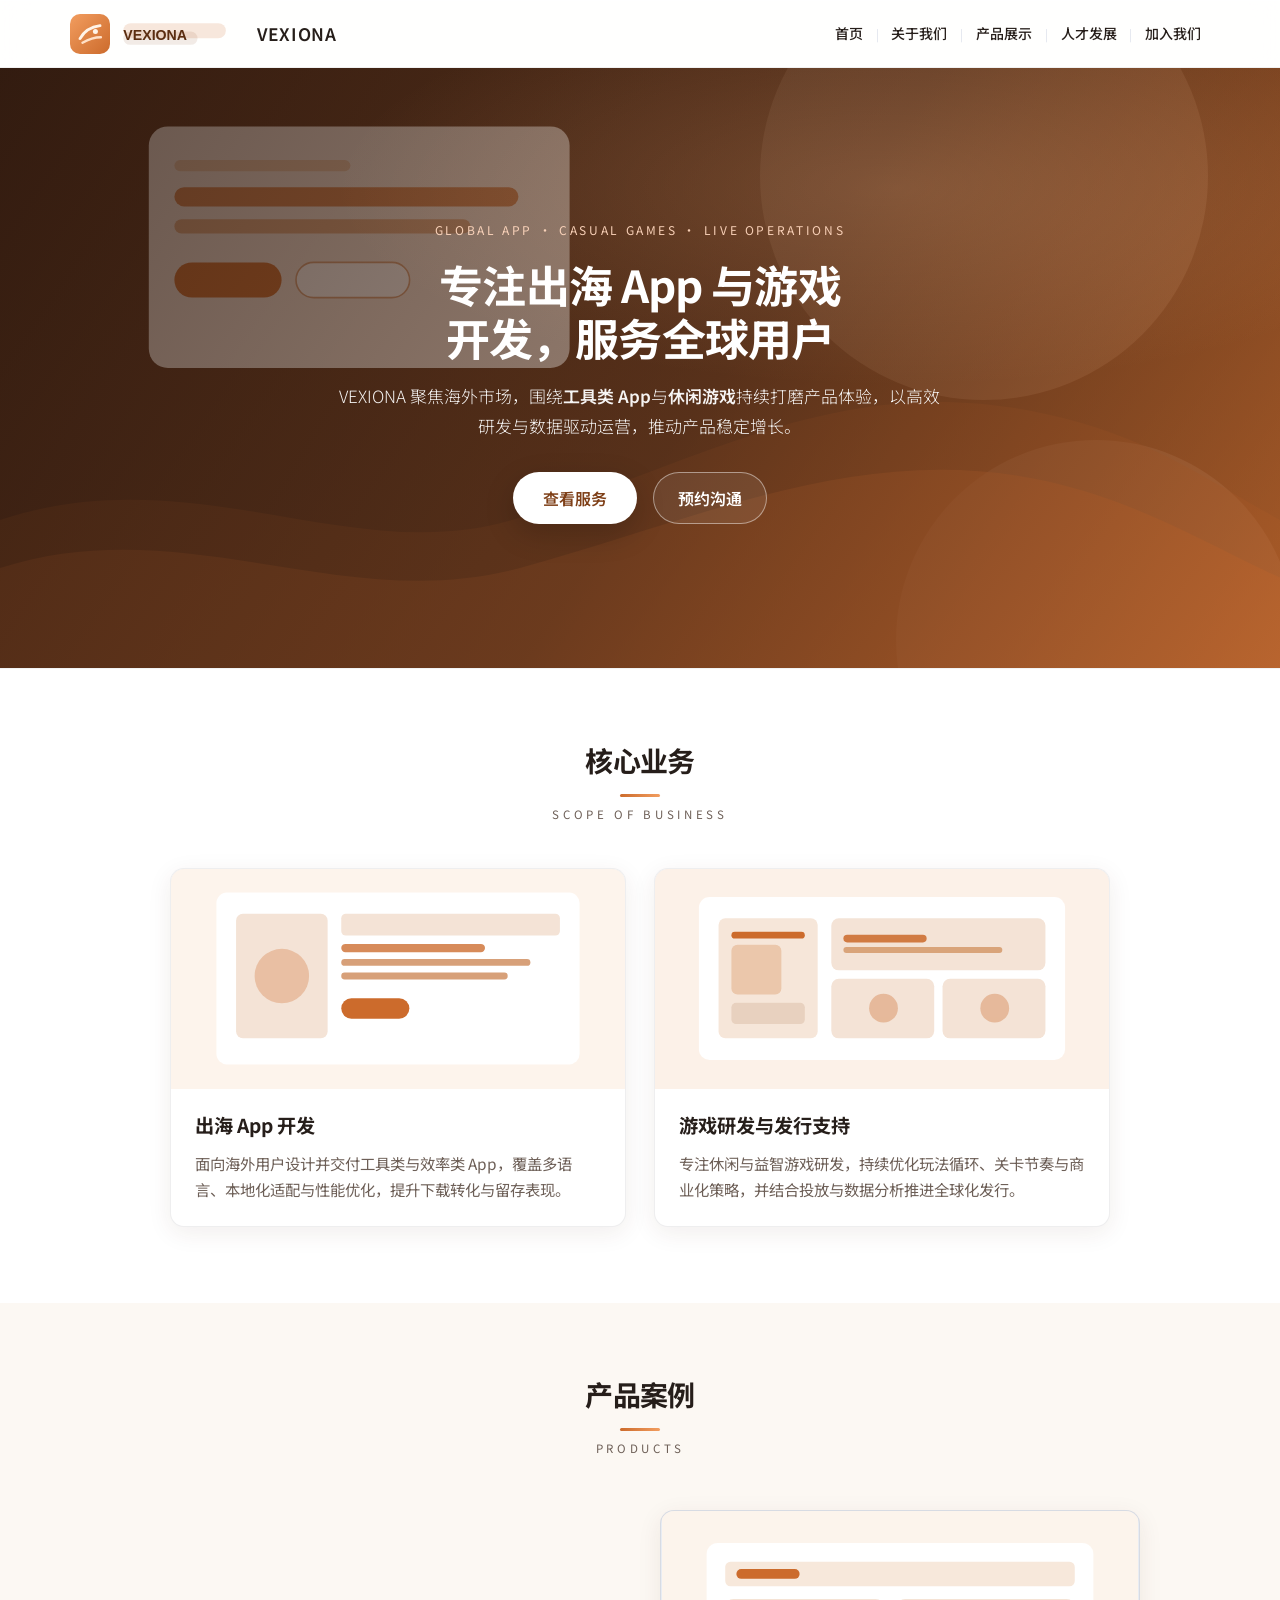
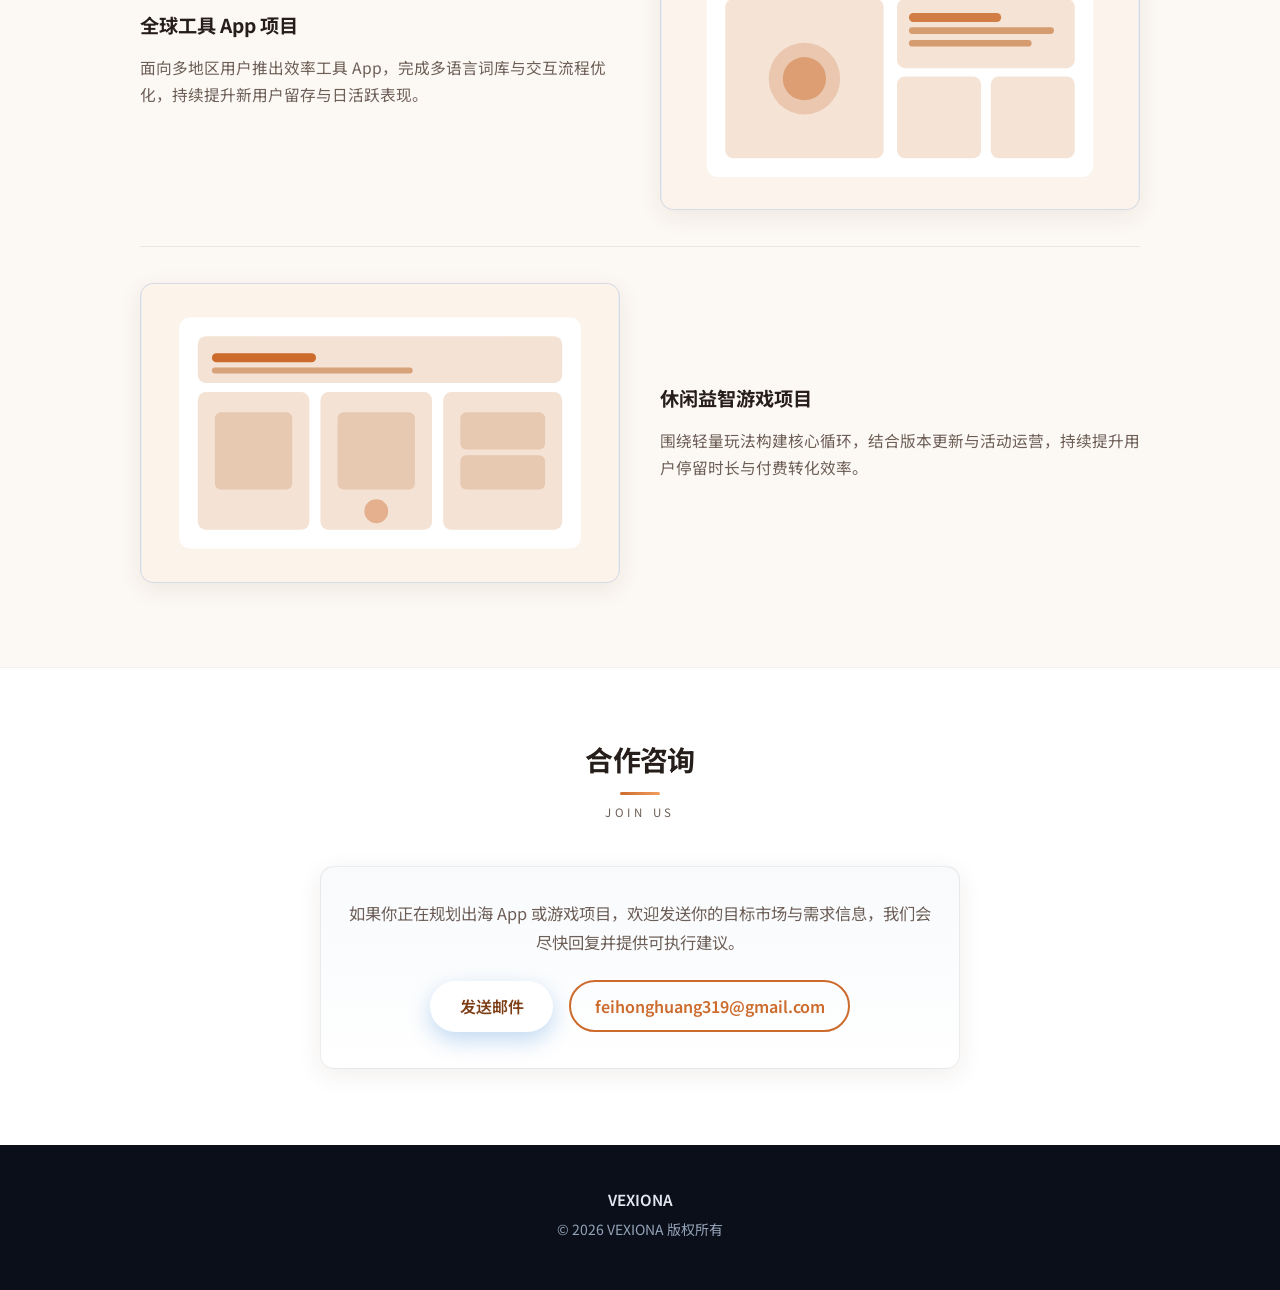
<file: index.html>
<!DOCTYPE html>
<html lang="zh-CN">
<head>
  <meta charset="UTF-8" />
  <meta name="viewport" content="width=device-width, initial-scale=1.0" />
  <meta name="google-site-verification" content="fR53XcD8koVDV3L7heost6tqWdC81dQf92Zpnrh7aRA" />
  <meta name="description" content="VEXIONA 是一家专注出海 App 与游戏开发的互联网公司，提供从产品设计到技术落地的一体化能力。" />
  <title>VEXIONA — 出海 App 与游戏开发</title>
  <link rel="preconnect" href="https://fonts.googleapis.com" />
  <link rel="preconnect" href="https://fonts.gstatic.com" crossorigin />
  <link href="https://fonts.googleapis.com/css2?family=Noto+Sans+SC:wght@300;400;500;600;700&display=swap" rel="stylesheet" />
  <link rel="stylesheet" href="styles.css" />
</head>
<body>
  <header class="site-header">
    <div class="container header-inner">
      <a href="index.html" class="logo" title="VEXIONA">
        <img src="images/logo.svg" alt="" class="logo-img" />
        <span class="logo-text">VEXIONA</span>
      </a>
      <button type="button" class="nav-toggle" aria-label="打开菜单" aria-expanded="false">
        <span></span><span></span><span></span>
      </button>
      <nav class="main-nav" aria-label="主导航">
        <a href="#top">首页</a>
        <span class="nav-sep">|</span>
        <a href="about.html">关于我们</a>
        <span class="nav-sep">|</span>
        <a href="#products">产品展示</a>
        <span class="nav-sep">|</span>
        <a href="careers.html">人才发展</a>
        <span class="nav-sep">|</span>
        <a href="#join">加入我们</a>
      </nav>
    </div>
  </header>

  <main id="top">
    <section class="hero">
      <div class="hero-bg" role="img" aria-label="首屏背景示意配图"></div>
      <div class="container hero-inner">
        <div class="hero-content">
          <p class="hero-tag">GLOBAL APP · CASUAL GAMES · LIVE OPERATIONS</p>
          <h1>专注出海 App 与游戏开发，服务全球用户</h1>
          <p class="hero-desc">VEXIONA 聚焦海外市场，围绕<strong>工具类 App</strong>与<strong>休闲游戏</strong>持续打磨产品体验，以高效研发与数据驱动运营，推动产品稳定增长。</p>
          <div class="hero-actions">
            <a href="#scope" class="btn-primary">查看服务</a>
            <a href="#join" class="btn-ghost">预约沟通</a>
          </div>
        </div>
      </div>
    </section>

    <section id="scope" class="section scope">
      <div class="container">
        <header class="section-head">
          <h2>核心业务</h2>
          <p class="section-en">SCOPE OF BUSINESS</p>
        </header>
        <div class="scope-grid scope-grid--two">
          <article class="scope-card">
            <div class="scope-card-visual">
              <img src="images/scope/scope-branding.svg" alt="出海 App 开发示意" width="640" height="360" loading="lazy" />
            </div>
            <h3>出海 App 开发</h3>
            <p>面向海外用户设计并交付工具类与效率类 App，覆盖多语言、本地化适配与性能优化，提升下载转化与留存表现。</p>
          </article>
          <article class="scope-card">
            <div class="scope-card-visual">
              <img src="images/scope/scope-content.svg" alt="休闲游戏开发示意" width="640" height="360" loading="lazy" />
            </div>
            <h3>游戏研发与发行支持</h3>
            <p>专注休闲与益智游戏研发，持续优化玩法循环、关卡节奏与商业化策略，并结合投放与数据分析推进全球化发行。</p>
          </article>
        </div>
      </div>
    </section>

    <section id="products" class="section section-products">
      <div class="container">
        <header class="section-head">
          <h2>产品案例</h2>
          <p class="section-en">PRODUCTS</p>
        </header>
        <div class="product-showcase-list">
          <article class="product-showcase-block">
            <div class="product-showcase-text">
              <h3>全球工具 App 项目</h3>
              <p>面向多地区用户推出效率工具 App，完成多语言词库与交互流程优化，持续提升新用户留存与日活跃表现。</p>
            </div>
            <div class="product-showcase-media">
              <img src="images/products/case-coffee.svg" alt="山栖咖啡官网改版案例示意" loading="lazy" decoding="async" />
            </div>
          </article>
          <article class="product-showcase-block product-showcase-block--reverse">
            <div class="product-showcase-text">
              <h3>休闲益智游戏项目</h3>
              <p>围绕轻量玩法构建核心循环，结合版本更新与活动运营，持续提升用户停留时长与付费转化效率。</p>
            </div>
            <div class="product-showcase-media">
              <img src="images/products/case-home.svg" alt="休闲益智游戏项目示意" loading="lazy" decoding="async" />
            </div>
          </article>
        </div>
      </div>
    </section>

    <section id="join" class="section section-join">
      <div class="container narrow">
        <header class="section-head">
          <h2>合作咨询</h2>
          <p class="section-en">JOIN US</p>
        </header>
        <div class="join-panel">
          <p class="join-lead">如果你正在规划出海 App 或游戏项目，欢迎发送你的目标市场与需求信息，我们会尽快回复并提供可执行建议。</p>
          <div class="join-actions">
            <a href="mailto:feihonghuang319@gmail.com" class="btn-primary">发送邮件</a>
            <a href="mailto:feihonghuang319@gmail.com" class="btn-outline">feihonghuang319@gmail.com</a>
          </div>
        </div>
      </div>
    </section>
  </main>

  <footer class="site-footer">
    <div class="container footer-inner">
      <p class="footer-brand">VEXIONA</p>
      <p class="copyright">© <span id="year"></span> VEXIONA 版权所有</p>
    </div>
  </footer>

  <script src="main.js"></script>
</body>
</html>
</file>
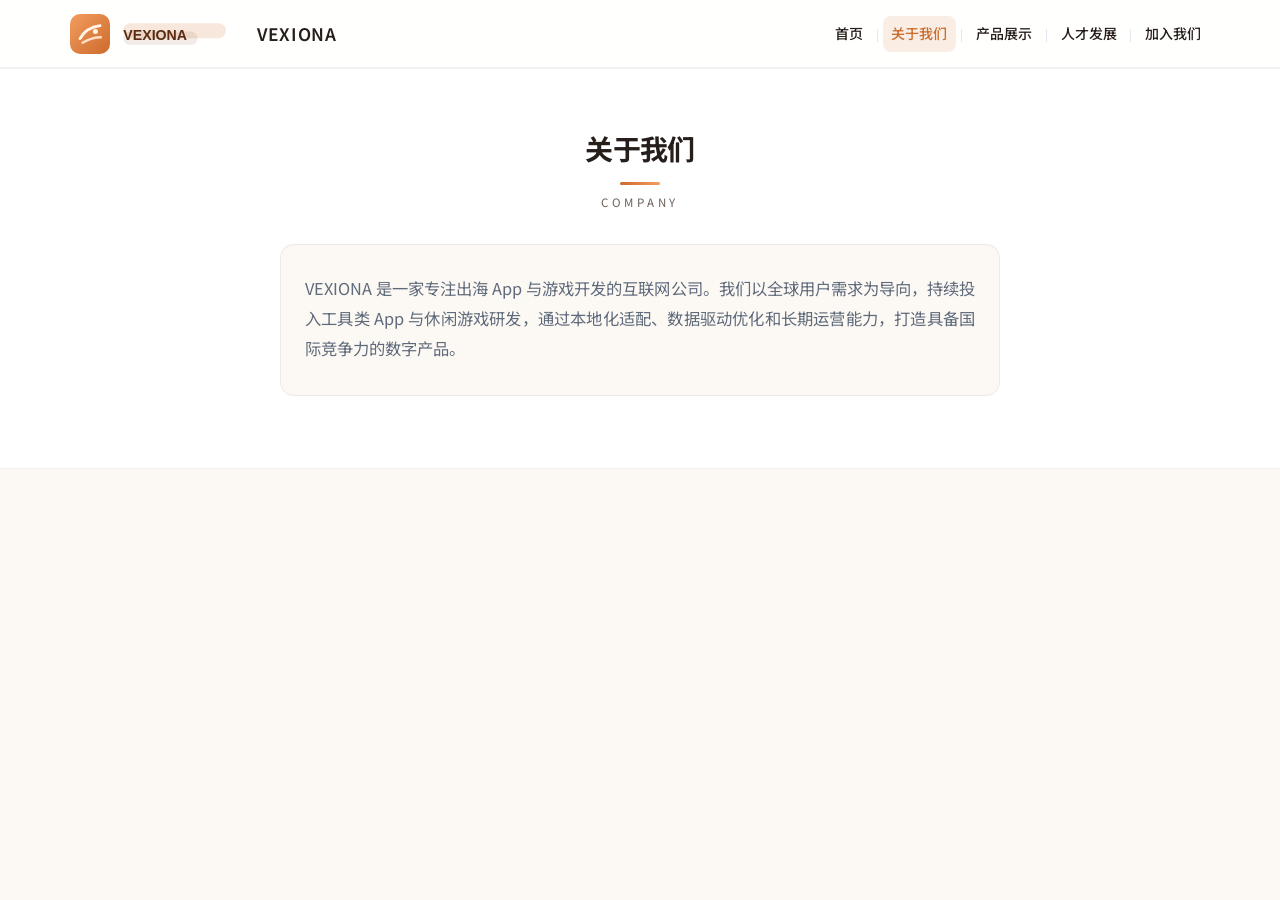
<file: about.html>
<!DOCTYPE html>
<html lang="zh-CN">
<head>
  <meta charset="UTF-8" />
  <meta name="viewport" content="width=device-width, initial-scale=1.0" />
  <meta name="description" content="VEXIONA 是一家专注出海 App 与游戏开发的互联网公司。" />
  <title>关于我们 — VEXIONA</title>
  <link rel="preconnect" href="https://fonts.googleapis.com" />
  <link rel="preconnect" href="https://fonts.gstatic.com" crossorigin />
  <link href="https://fonts.googleapis.com/css2?family=Noto+Sans+SC:wght@300;400;500;600;700&display=swap" rel="stylesheet" />
  <link rel="stylesheet" href="styles.css" />
</head>
<body class="about-page">
  <header class="site-header">
    <div class="container header-inner">
      <a href="index.html" class="logo" title="VEXIONA">
        <img src="images/logo.svg" alt="" class="logo-img" />
        <span class="logo-text">VEXIONA</span>
      </a>
      <button type="button" class="nav-toggle" aria-label="打开菜单" aria-expanded="false">
        <span></span><span></span><span></span>
      </button>
      <nav class="main-nav" aria-label="主导航">
        <a href="index.html">首页</a>
        <span class="nav-sep">|</span>
        <a href="about.html" aria-current="page">关于我们</a>
        <span class="nav-sep">|</span>
        <a href="index.html#products">产品展示</a>
        <span class="nav-sep">|</span>
        <a href="careers.html">人才发展</a>
        <span class="nav-sep">|</span>
        <a href="index.html#join">加入我们</a>
      </nav>
    </div>
  </header>

  <main class="page-main about-page-main" id="top">
    <section class="section about-page-panel">
      <div class="container about-page-container">
        <header class="section-head">
          <h1>关于我们</h1>
          <p class="section-en">COMPANY</p>
        </header>
        <div class="about-page-intro">
          <p>
            VEXIONA 是一家专注出海 App 与游戏开发的互联网公司。我们以全球用户需求为导向，持续投入工具类 App 与休闲游戏研发，通过本地化适配、数据驱动优化和长期运营能力，打造具备国际竞争力的数字产品。
          </p>
        </div>
      </div>
    </section>
  </main>

  <script src="main.js"></script>
</body>
</html>
</file>
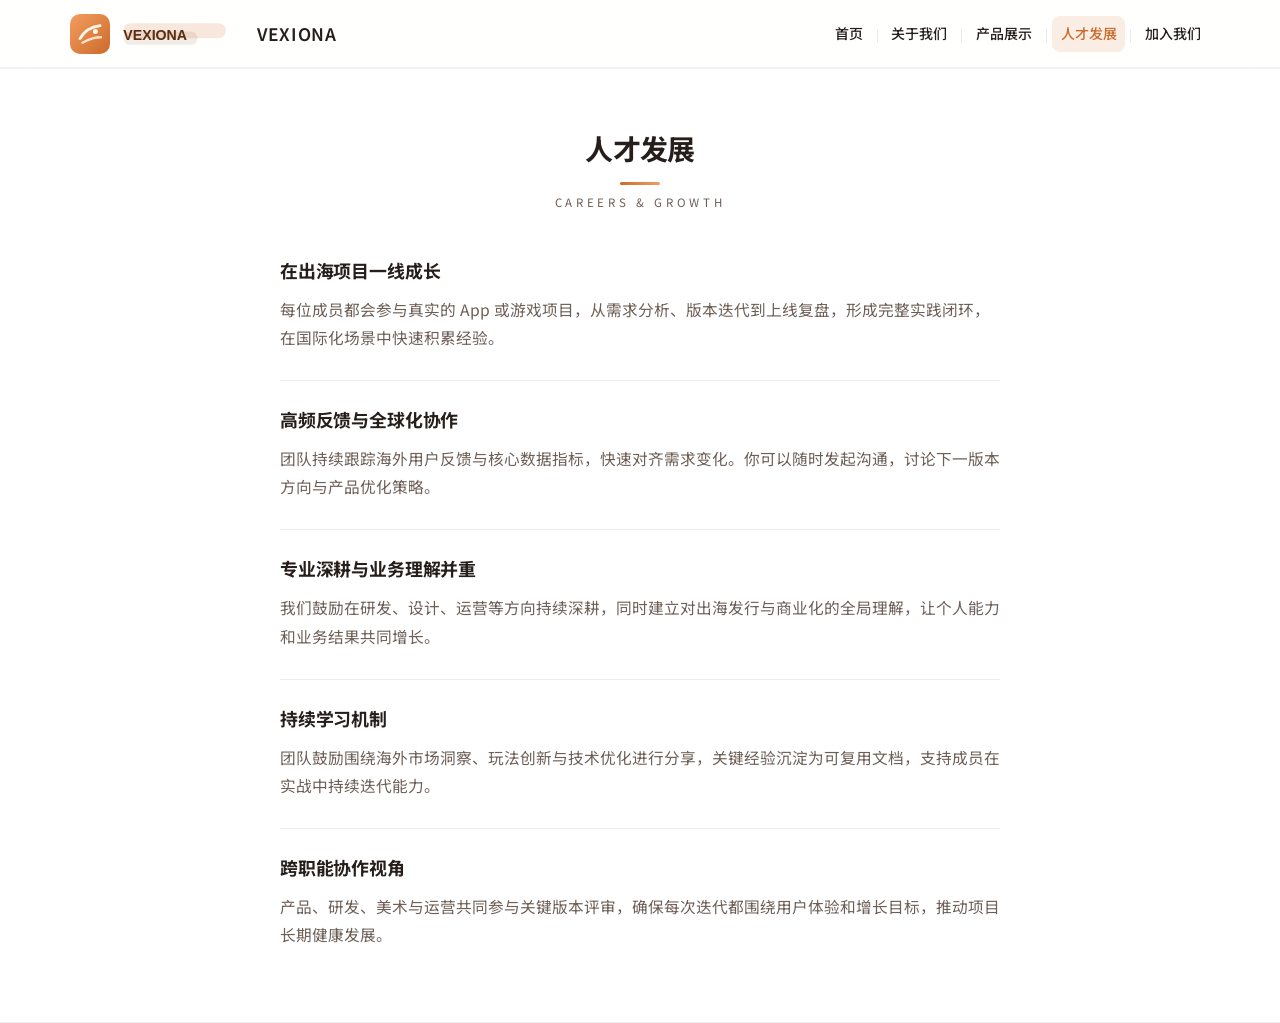
<file: careers.html>
<!DOCTYPE html>
<html lang="zh-CN">
<head>
  <meta charset="UTF-8" />
  <meta name="viewport" content="width=device-width, initial-scale=1.0" />
  <meta name="description" content="VEXIONA 的人才成长理念：在出海 App 与游戏项目中协作、复盘与持续提升。" />
  <title>人才发展 — VEXIONA</title>
  <link rel="preconnect" href="https://fonts.googleapis.com" />
  <link rel="preconnect" href="https://fonts.gstatic.com" crossorigin />
  <link href="https://fonts.googleapis.com/css2?family=Noto+Sans+SC:wght@300;400;500;600;700&display=swap" rel="stylesheet" />
  <link rel="stylesheet" href="styles.css" />
</head>
<body class="careers-page">
  <header class="site-header">
    <div class="container header-inner">
      <a href="index.html" class="logo" title="VEXIONA">
        <img src="images/logo.svg" alt="" class="logo-img" />
        <span class="logo-text">VEXIONA</span>
      </a>
      <button type="button" class="nav-toggle" aria-label="打开菜单" aria-expanded="false">
        <span></span><span></span><span></span>
      </button>
      <nav class="main-nav" aria-label="主导航">
        <a href="index.html">首页</a>
        <span class="nav-sep">|</span>
        <a href="about.html">关于我们</a>
        <span class="nav-sep">|</span>
        <a href="index.html#products">产品展示</a>
        <span class="nav-sep">|</span>
        <a href="careers.html" aria-current="page">人才发展</a>
        <span class="nav-sep">|</span>
        <a href="index.html#join">加入我们</a>
      </nav>
    </div>
  </header>

  <main class="page-main careers-page-main" id="top">
    <section class="section careers-page-panel">
      <div class="container careers-page-container">
        <header class="section-head">
          <h1>人才发展</h1>
          <p class="section-en">CAREERS &amp; GROWTH</p>
        </header>

        <article class="careers-prose">
          <section class="careers-prose-block">
            <h2>在出海项目一线成长</h2>
            <p>每位成员都会参与真实的 App 或游戏项目，从需求分析、版本迭代到上线复盘，形成完整实践闭环，在国际化场景中快速积累经验。</p>
          </section>

          <section class="careers-prose-block">
            <h2>高频反馈与全球化协作</h2>
            <p>团队持续跟踪海外用户反馈与核心数据指标，快速对齐需求变化。你可以随时发起沟通，讨论下一版本方向与产品优化策略。</p>
          </section>

          <section class="careers-prose-block">
            <h2>专业深耕与业务理解并重</h2>
            <p>我们鼓励在研发、设计、运营等方向持续深耕，同时建立对出海发行与商业化的全局理解，让个人能力和业务结果共同增长。</p>
          </section>

          <section class="careers-prose-block">
            <h2>持续学习机制</h2>
            <p>团队鼓励围绕海外市场洞察、玩法创新与技术优化进行分享，关键经验沉淀为可复用文档，支持成员在实战中持续迭代能力。</p>
          </section>

          <section class="careers-prose-block">
            <h2>跨职能协作视角</h2>
            <p>产品、研发、美术与运营共同参与关键版本评审，确保每次迭代都围绕用户体验和增长目标，推动项目长期健康发展。</p>
          </section>
        </article>
      </div>
    </section>
  </main>

  <script src="main.js"></script>
</body>
</html>
</file>
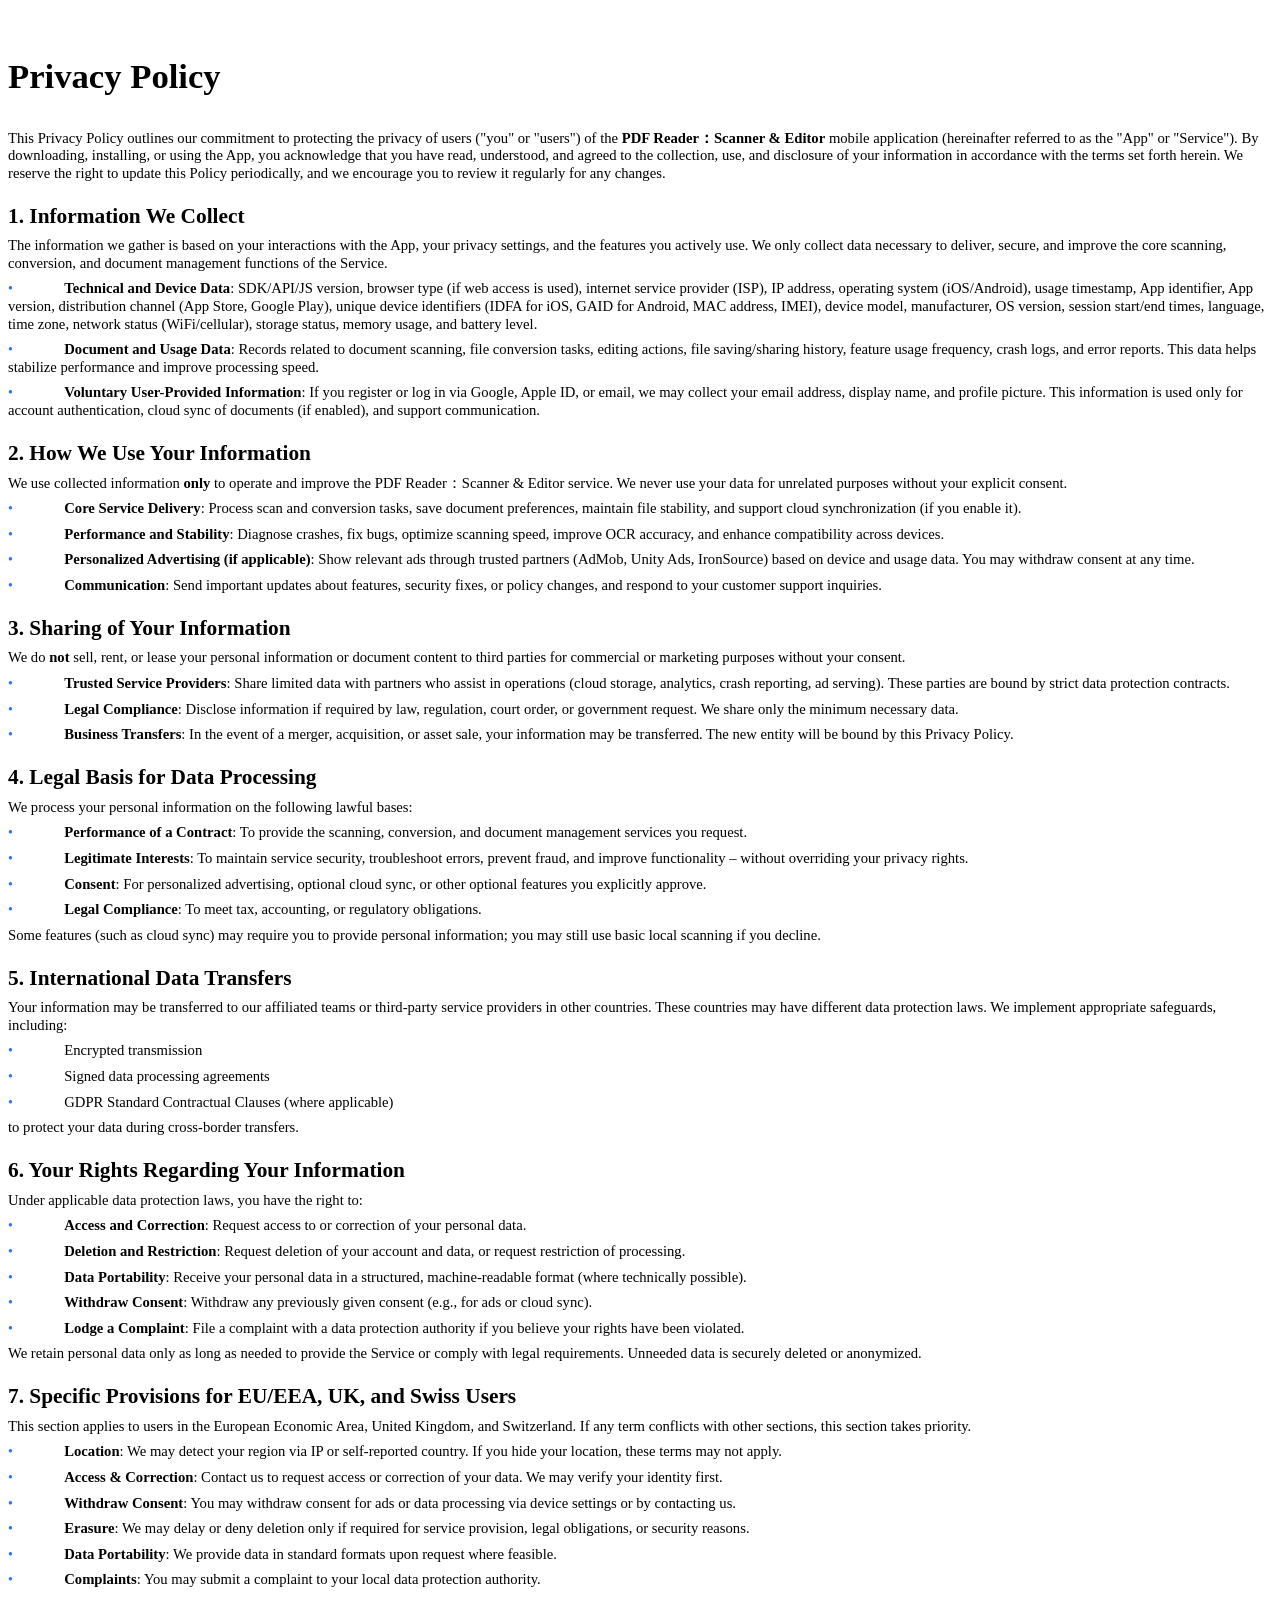
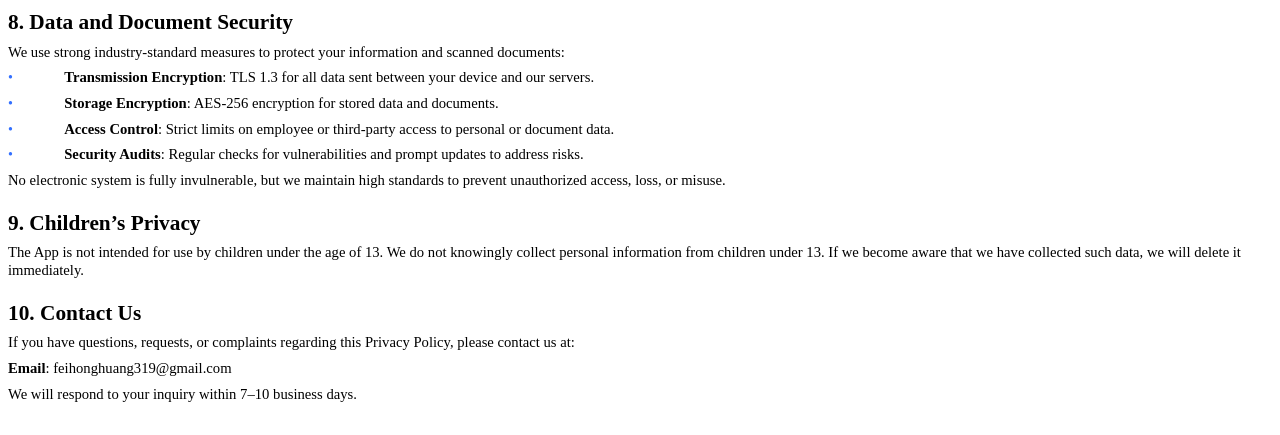
<file: PDF_Toolkit/privacy.html>
<html><head><meta http-equiv="Content-Type" content="text/html; charset=utf-8" /><meta http-equiv="Content-Style-Type" content="text/css" /><meta name="generator" content="Aspose.Words for .NET 17.1.0.0" /><title></title></head><body><div><div style="-aw-headerfooter-type:header-primary"><p style="margin-top:0pt; margin-bottom:0pt; text-align:justify; widows:0; orphans:0; font-size:10.5pt"><span style="font-family:Calibri">&#xa0;</span></p></div><p style="margin-top:24pt; margin-bottom:24pt; text-align:justify; line-height:120%; widows:0; orphans:0; font-size:26pt"><span style="font-family:'Segoe UI'; font-weight:bold">Privacy Policy</span></p><p style="margin-top:6pt; margin-bottom:6pt; line-height:120%; widows:0; orphans:0; font-size:11pt"><span style="font-family:'Segoe UI'">This Privacy Policy outlines our commitment to protecting the privacy of users ("you" or "users") of the </span><span style="font-family:'Segoe UI'; font-weight:bold">PDF Reader：Scanner & Editor</span><span style="font-family:'Segoe UI'"> mobile application (hereinafter referred to as the "App" or "Service"). By downloading, installing, or using the App, you acknowledge that you have read, understood, and agreed to the collection, use, and disclosure of your information in accordance with the terms set forth herein. We reserve the right to update this Policy periodically, and we encourage you to review it regularly for any changes.</span></p><p style="margin-top:16pt; margin-bottom:6pt; line-height:120%; widows:0; orphans:0; font-size:16pt"><a name="heading_0"><span style="font-family:'Segoe UI'; font-weight:bold">1. Information We Collect</span></a></p><p style="margin-top:6pt; margin-bottom:6pt; line-height:120%; widows:0; orphans:0; font-size:11pt"><span style="font-family:'Segoe UI'">The information we gather is based on your interactions with the App, your privacy settings, and the features you actively use. We only collect data necessary to deliver, secure, and improve the core scanning, conversion, and document management functions of the Service.</span></p><p style="margin-top:6pt; margin-bottom:6pt; line-height:120%; widows:0; orphans:0; font-size:11pt"><span style="font-family:'Segoe UI'; font-size:10.5pt; color:#3370ff">•</span><span style="font:7pt 'Times New Roman'">&#xa0;&#xa0;&#xa0;&#xa0;&#xa0;&#xa0;&#xa0;&#xa0;&#xa0;&#xa0;&#xa0;&#xa0;&#xa0;&#xa0;&#xa0;&#xa0;&#xa0;&#xa0;&#xa0;&#xa0;&#xa0; </span><span style="font-family:'Segoe UI'; font-weight:bold">Technical and Device Data</span><span style="font-family:'Segoe UI'">: SDK/API/JS version, browser type (if web access is used), internet service provider (ISP), IP address, operating system (iOS/Android), usage timestamp, App identifier, App version, distribution channel (App Store, Google Play), unique device identifiers (IDFA for iOS, GAID for Android, MAC address, IMEI), device model, manufacturer, OS version, session start/end times, language, time zone, network status (WiFi/cellular), storage status, memory usage, and battery level.</span></p><p style="margin-top:6pt; margin-bottom:6pt; line-height:120%; widows:0; orphans:0; font-size:11pt"><span style="font-family:'Segoe UI'; font-size:10.5pt; color:#3370ff">•</span><span style="font:7pt 'Times New Roman'">&#xa0;&#xa0;&#xa0;&#xa0;&#xa0;&#xa0;&#xa0;&#xa0;&#xa0;&#xa0;&#xa0;&#xa0;&#xa0;&#xa0;&#xa0;&#xa0;&#xa0;&#xa0;&#xa0;&#xa0;&#xa0; </span><span style="font-family:'Segoe UI'; font-weight:bold">Document and Usage Data</span><span style="font-family:'Segoe UI'">: Records related to document scanning, file conversion tasks, editing actions, file saving/sharing history, feature usage frequency, crash logs, and error reports. This data helps stabilize performance and improve processing speed.</span></p><p style="margin-top:6pt; margin-bottom:6pt; line-height:120%; widows:0; orphans:0; font-size:11pt"><span style="font-family:'Segoe UI'; font-size:10.5pt; color:#3370ff">•</span><span style="font:7pt 'Times New Roman'">&#xa0;&#xa0;&#xa0;&#xa0;&#xa0;&#xa0;&#xa0;&#xa0;&#xa0;&#xa0;&#xa0;&#xa0;&#xa0;&#xa0;&#xa0;&#xa0;&#xa0;&#xa0;&#xa0;&#xa0;&#xa0; </span><span style="font-family:'Segoe UI'; font-weight:bold">Voluntary User-Provided Information</span><span style="font-family:'Segoe UI'">: If you register or log in via Google, Apple ID, or email, we may collect your email address, display name, and profile picture. This information is used only for account authentication, cloud sync of documents (if enabled), and support communication.</span></p><p style="margin-top:16pt; margin-bottom:6pt; line-height:120%; widows:0; orphans:0; font-size:16pt"><a name="heading_1"><span style="font-family:'Segoe UI'; font-weight:bold">2. How We Use Your Information</span></a></p><p style="margin-top:6pt; margin-bottom:6pt; line-height:120%; widows:0; orphans:0; font-size:11pt"><span style="font-family:'Segoe UI'">We use collected information </span><span style="font-family:'Segoe UI'; font-weight:bold">only</span><span style="font-family:'Segoe UI'"> to operate and improve the PDF Reader：Scanner & Editor service. We never use your data for unrelated purposes without your explicit consent.</span></p><p style="margin-top:6pt; margin-bottom:6pt; line-height:120%; widows:0; orphans:0; font-size:11pt"><span style="font-family:'Segoe UI'; font-size:10.5pt; color:#3370ff">•</span><span style="font:7pt 'Times New Roman'">&#xa0;&#xa0;&#xa0;&#xa0;&#xa0;&#xa0;&#xa0;&#xa0;&#xa0;&#xa0;&#xa0;&#xa0;&#xa0;&#xa0;&#xa0;&#xa0;&#xa0;&#xa0;&#xa0;&#xa0;&#xa0; </span><span style="font-family:'Segoe UI'; font-weight:bold">Core Service Delivery</span><span style="font-family:'Segoe UI'">: Process scan and conversion tasks, save document preferences, maintain file stability, and support cloud synchronization (if you enable it).</span></p><p style="margin-top:6pt; margin-bottom:6pt; line-height:120%; widows:0; orphans:0; font-size:11pt"><span style="font-family:'Segoe UI'; font-size:10.5pt; color:#3370ff">•</span><span style="font:7pt 'Times New Roman'">&#xa0;&#xa0;&#xa0;&#xa0;&#xa0;&#xa0;&#xa0;&#xa0;&#xa0;&#xa0;&#xa0;&#xa0;&#xa0;&#xa0;&#xa0;&#xa0;&#xa0;&#xa0;&#xa0;&#xa0;&#xa0; </span><span style="font-family:'Segoe UI'; font-weight:bold">Performance and Stability</span><span style="font-family:'Segoe UI'">: Diagnose crashes, fix bugs, optimize scanning speed, improve OCR accuracy, and enhance compatibility across devices.</span></p><p style="margin-top:6pt; margin-bottom:6pt; line-height:120%; widows:0; orphans:0; font-size:11pt"><span style="font-family:'Segoe UI'; font-size:10.5pt; color:#3370ff">•</span><span style="font:7pt 'Times New Roman'">&#xa0;&#xa0;&#xa0;&#xa0;&#xa0;&#xa0;&#xa0;&#xa0;&#xa0;&#xa0;&#xa0;&#xa0;&#xa0;&#xa0;&#xa0;&#xa0;&#xa0;&#xa0;&#xa0;&#xa0;&#xa0; </span><span style="font-family:'Segoe UI'; font-weight:bold">Personalized Advertising (if applicable)</span><span style="font-family:'Segoe UI'">: Show relevant ads through trusted partners (AdMob, Unity Ads, IronSource) based on device and usage data. You may withdraw consent at any time.</span></p><p style="margin-top:6pt; margin-bottom:6pt; line-height:120%; widows:0; orphans:0; font-size:11pt"><span style="font-family:'Segoe UI'; font-size:10.5pt; color:#3370ff">•</span><span style="font:7pt 'Times New Roman'">&#xa0;&#xa0;&#xa0;&#xa0;&#xa0;&#xa0;&#xa0;&#xa0;&#xa0;&#xa0;&#xa0;&#xa0;&#xa0;&#xa0;&#xa0;&#xa0;&#xa0;&#xa0;&#xa0;&#xa0;&#xa0; </span><span style="font-family:'Segoe UI'; font-weight:bold">Communication</span><span style="font-family:'Segoe UI'">: Send important updates about features, security fixes, or policy changes, and respond to your customer support inquiries.</span></p><p style="margin-top:16pt; margin-bottom:6pt; line-height:120%; widows:0; orphans:0; font-size:16pt"><a name="heading_2"><span style="font-family:'Segoe UI'; font-weight:bold">3. Sharing of Your Information</span></a></p><p style="margin-top:6pt; margin-bottom:6pt; line-height:120%; widows:0; orphans:0; font-size:11pt"><span style="font-family:'Segoe UI'">We do </span><span style="font-family:'Segoe UI'; font-weight:bold">not</span><span style="font-family:'Segoe UI'"> sell, rent, or lease your personal information or document content to third parties for commercial or marketing purposes without your consent.</span></p><p style="margin-top:6pt; margin-bottom:6pt; line-height:120%; widows:0; orphans:0; font-size:11pt"><span style="font-family:'Segoe UI'; font-size:10.5pt; color:#3370ff">•</span><span style="font:7pt 'Times New Roman'">&#xa0;&#xa0;&#xa0;&#xa0;&#xa0;&#xa0;&#xa0;&#xa0;&#xa0;&#xa0;&#xa0;&#xa0;&#xa0;&#xa0;&#xa0;&#xa0;&#xa0;&#xa0;&#xa0;&#xa0;&#xa0; </span><span style="font-family:'Segoe UI'; font-weight:bold">Trusted Service Providers</span><span style="font-family:'Segoe UI'">: Share limited data with partners who assist in operations (cloud storage, analytics, crash reporting, ad serving). These parties are bound by strict data protection contracts.</span></p><p style="margin-top:6pt; margin-bottom:6pt; line-height:120%; widows:0; orphans:0; font-size:11pt"><span style="font-family:'Segoe UI'; font-size:10.5pt; color:#3370ff">•</span><span style="font:7pt 'Times New Roman'">&#xa0;&#xa0;&#xa0;&#xa0;&#xa0;&#xa0;&#xa0;&#xa0;&#xa0;&#xa0;&#xa0;&#xa0;&#xa0;&#xa0;&#xa0;&#xa0;&#xa0;&#xa0;&#xa0;&#xa0;&#xa0; </span><span style="font-family:'Segoe UI'; font-weight:bold">Legal Compliance</span><span style="font-family:'Segoe UI'">: Disclose information if required by law, regulation, court order, or government request. We share only the minimum necessary data.</span></p><p style="margin-top:6pt; margin-bottom:6pt; line-height:120%; widows:0; orphans:0; font-size:11pt"><span style="font-family:'Segoe UI'; font-size:10.5pt; color:#3370ff">•</span><span style="font:7pt 'Times New Roman'">&#xa0;&#xa0;&#xa0;&#xa0;&#xa0;&#xa0;&#xa0;&#xa0;&#xa0;&#xa0;&#xa0;&#xa0;&#xa0;&#xa0;&#xa0;&#xa0;&#xa0;&#xa0;&#xa0;&#xa0;&#xa0; </span><span style="font-family:'Segoe UI'; font-weight:bold">Business Transfers</span><span style="font-family:'Segoe UI'">: In the event of a merger, acquisition, or asset sale, your information may be transferred. The new entity will be bound by this Privacy Policy.</span></p><p style="margin-top:16pt; margin-bottom:6pt; line-height:120%; widows:0; orphans:0; font-size:16pt"><a name="heading_3"><span style="font-family:'Segoe UI'; font-weight:bold">4. Legal Basis for Data Processing</span></a></p><p style="margin-top:6pt; margin-bottom:6pt; line-height:120%; widows:0; orphans:0; font-size:11pt"><span style="font-family:'Segoe UI'">We process your personal information on the following lawful bases:</span></p><p style="margin-top:6pt; margin-bottom:6pt; line-height:120%; widows:0; orphans:0; font-size:11pt"><span style="font-family:'Segoe UI'; font-size:10.5pt; color:#3370ff">•</span><span style="font:7pt 'Times New Roman'">&#xa0;&#xa0;&#xa0;&#xa0;&#xa0;&#xa0;&#xa0;&#xa0;&#xa0;&#xa0;&#xa0;&#xa0;&#xa0;&#xa0;&#xa0;&#xa0;&#xa0;&#xa0;&#xa0;&#xa0;&#xa0; </span><span style="font-family:'Segoe UI'; font-weight:bold">Performance of a Contract</span><span style="font-family:'Segoe UI'">: To provide the scanning, conversion, and document management services you request.</span></p><p style="margin-top:6pt; margin-bottom:6pt; line-height:120%; widows:0; orphans:0; font-size:11pt"><span style="font-family:'Segoe UI'; font-size:10.5pt; color:#3370ff">•</span><span style="font:7pt 'Times New Roman'">&#xa0;&#xa0;&#xa0;&#xa0;&#xa0;&#xa0;&#xa0;&#xa0;&#xa0;&#xa0;&#xa0;&#xa0;&#xa0;&#xa0;&#xa0;&#xa0;&#xa0;&#xa0;&#xa0;&#xa0;&#xa0; </span><span style="font-family:'Segoe UI'; font-weight:bold">Legitimate Interests</span><span style="font-family:'Segoe UI'">: To maintain service security, troubleshoot errors, prevent fraud, and improve functionality – without overriding your privacy rights.</span></p><p style="margin-top:6pt; margin-bottom:6pt; line-height:120%; widows:0; orphans:0; font-size:11pt"><span style="font-family:'Segoe UI'; font-size:10.5pt; color:#3370ff">•</span><span style="font:7pt 'Times New Roman'">&#xa0;&#xa0;&#xa0;&#xa0;&#xa0;&#xa0;&#xa0;&#xa0;&#xa0;&#xa0;&#xa0;&#xa0;&#xa0;&#xa0;&#xa0;&#xa0;&#xa0;&#xa0;&#xa0;&#xa0;&#xa0; </span><span style="font-family:'Segoe UI'; font-weight:bold">Consent</span><span style="font-family:'Segoe UI'">: For personalized advertising, optional cloud sync, or other optional features you explicitly approve.</span></p><p style="margin-top:6pt; margin-bottom:6pt; line-height:120%; widows:0; orphans:0; font-size:11pt"><span style="font-family:'Segoe UI'; font-size:10.5pt; color:#3370ff">•</span><span style="font:7pt 'Times New Roman'">&#xa0;&#xa0;&#xa0;&#xa0;&#xa0;&#xa0;&#xa0;&#xa0;&#xa0;&#xa0;&#xa0;&#xa0;&#xa0;&#xa0;&#xa0;&#xa0;&#xa0;&#xa0;&#xa0;&#xa0;&#xa0; </span><span style="font-family:'Segoe UI'; font-weight:bold">Legal Compliance</span><span style="font-family:'Segoe UI'">: To meet tax, accounting, or regulatory obligations.</span></p><p style="margin-top:6pt; margin-bottom:6pt; line-height:120%; widows:0; orphans:0; font-size:11pt"><span style="font-family:'Segoe UI'">Some features (such as cloud sync) may require you to provide personal information; you may still use basic local scanning if you decline.</span></p><p style="margin-top:16pt; margin-bottom:6pt; line-height:120%; widows:0; orphans:0; font-size:16pt"><a name="heading_4"><span style="font-family:'Segoe UI'; font-weight:bold">5. International Data Transfers</span></a></p><p style="margin-top:6pt; margin-bottom:6pt; line-height:120%; widows:0; orphans:0; font-size:11pt"><span style="font-family:'Segoe UI'">Your information may be transferred to our affiliated teams or third-party service providers in other countries. These countries may have different data protection laws. We implement appropriate safeguards, including:</span></p><p style="margin-top:6pt; margin-bottom:6pt; line-height:120%; widows:0; orphans:0; font-size:11pt"><span style="font-family:'Segoe UI'; font-size:10.5pt; color:#3370ff">•</span><span style="font:7pt 'Times New Roman'">&#xa0;&#xa0;&#xa0;&#xa0;&#xa0;&#xa0;&#xa0;&#xa0;&#xa0;&#xa0;&#xa0;&#xa0;&#xa0;&#xa0;&#xa0;&#xa0;&#xa0;&#xa0;&#xa0;&#xa0;&#xa0; </span><span style="font-family:'Segoe UI'">Encrypted transmission</span></p><p style="margin-top:6pt; margin-bottom:6pt; line-height:120%; widows:0; orphans:0; font-size:11pt"><span style="font-family:'Segoe UI'; font-size:10.5pt; color:#3370ff">•</span><span style="font:7pt 'Times New Roman'">&#xa0;&#xa0;&#xa0;&#xa0;&#xa0;&#xa0;&#xa0;&#xa0;&#xa0;&#xa0;&#xa0;&#xa0;&#xa0;&#xa0;&#xa0;&#xa0;&#xa0;&#xa0;&#xa0;&#xa0;&#xa0; </span><span style="font-family:'Segoe UI'">Signed data processing agreements</span></p><p style="margin-top:6pt; margin-bottom:6pt; line-height:120%; widows:0; orphans:0; font-size:11pt"><span style="font-family:'Segoe UI'; font-size:10.5pt; color:#3370ff">•</span><span style="font:7pt 'Times New Roman'">&#xa0;&#xa0;&#xa0;&#xa0;&#xa0;&#xa0;&#xa0;&#xa0;&#xa0;&#xa0;&#xa0;&#xa0;&#xa0;&#xa0;&#xa0;&#xa0;&#xa0;&#xa0;&#xa0;&#xa0;&#xa0; </span><span style="font-family:'Segoe UI'">GDPR Standard Contractual Clauses (where applicable)</span></p><p style="margin-top:6pt; margin-bottom:6pt; line-height:120%; widows:0; orphans:0; font-size:11pt"><span style="font-family:'Segoe UI'">to protect your data during cross-border transfers.</span></p><p style="margin-top:16pt; margin-bottom:6pt; line-height:120%; widows:0; orphans:0; font-size:16pt"><a name="heading_5"><span style="font-family:'Segoe UI'; font-weight:bold">6. Your Rights Regarding Your Information</span></a></p><p style="margin-top:6pt; margin-bottom:6pt; line-height:120%; widows:0; orphans:0; font-size:11pt"><span style="font-family:'Segoe UI'">Under applicable data protection laws, you have the right to:</span></p><p style="margin-top:6pt; margin-bottom:6pt; line-height:120%; widows:0; orphans:0; font-size:11pt"><span style="font-family:'Segoe UI'; font-size:10.5pt; color:#3370ff">•</span><span style="font:7pt 'Times New Roman'">&#xa0;&#xa0;&#xa0;&#xa0;&#xa0;&#xa0;&#xa0;&#xa0;&#xa0;&#xa0;&#xa0;&#xa0;&#xa0;&#xa0;&#xa0;&#xa0;&#xa0;&#xa0;&#xa0;&#xa0;&#xa0; </span><span style="font-family:'Segoe UI'; font-weight:bold">Access and Correction</span><span style="font-family:'Segoe UI'">: Request access to or correction of your personal data.</span></p><p style="margin-top:6pt; margin-bottom:6pt; line-height:120%; widows:0; orphans:0; font-size:11pt"><span style="font-family:'Segoe UI'; font-size:10.5pt; color:#3370ff">•</span><span style="font:7pt 'Times New Roman'">&#xa0;&#xa0;&#xa0;&#xa0;&#xa0;&#xa0;&#xa0;&#xa0;&#xa0;&#xa0;&#xa0;&#xa0;&#xa0;&#xa0;&#xa0;&#xa0;&#xa0;&#xa0;&#xa0;&#xa0;&#xa0; </span><span style="font-family:'Segoe UI'; font-weight:bold">Deletion and Restriction</span><span style="font-family:'Segoe UI'">: Request deletion of your account and data, or request restriction of processing.</span></p><p style="margin-top:6pt; margin-bottom:6pt; line-height:120%; widows:0; orphans:0; font-size:11pt"><span style="font-family:'Segoe UI'; font-size:10.5pt; color:#3370ff">•</span><span style="font:7pt 'Times New Roman'">&#xa0;&#xa0;&#xa0;&#xa0;&#xa0;&#xa0;&#xa0;&#xa0;&#xa0;&#xa0;&#xa0;&#xa0;&#xa0;&#xa0;&#xa0;&#xa0;&#xa0;&#xa0;&#xa0;&#xa0;&#xa0; </span><span style="font-family:'Segoe UI'; font-weight:bold">Data Portability</span><span style="font-family:'Segoe UI'">: Receive your personal data in a structured, machine-readable format (where technically possible).</span></p><p style="margin-top:6pt; margin-bottom:6pt; line-height:120%; widows:0; orphans:0; font-size:11pt"><span style="font-family:'Segoe UI'; font-size:10.5pt; color:#3370ff">•</span><span style="font:7pt 'Times New Roman'">&#xa0;&#xa0;&#xa0;&#xa0;&#xa0;&#xa0;&#xa0;&#xa0;&#xa0;&#xa0;&#xa0;&#xa0;&#xa0;&#xa0;&#xa0;&#xa0;&#xa0;&#xa0;&#xa0;&#xa0;&#xa0; </span><span style="font-family:'Segoe UI'; font-weight:bold">Withdraw Consent</span><span style="font-family:'Segoe UI'">: Withdraw any previously given consent (e.g., for ads or cloud sync).</span></p><p style="margin-top:6pt; margin-bottom:6pt; line-height:120%; widows:0; orphans:0; font-size:11pt"><span style="font-family:'Segoe UI'; font-size:10.5pt; color:#3370ff">•</span><span style="font:7pt 'Times New Roman'">&#xa0;&#xa0;&#xa0;&#xa0;&#xa0;&#xa0;&#xa0;&#xa0;&#xa0;&#xa0;&#xa0;&#xa0;&#xa0;&#xa0;&#xa0;&#xa0;&#xa0;&#xa0;&#xa0;&#xa0;&#xa0; </span><span style="font-family:'Segoe UI'; font-weight:bold">Lodge a Complaint</span><span style="font-family:'Segoe UI'">: File a complaint with a data protection authority if you believe your rights have been violated.</span></p><p style="margin-top:6pt; margin-bottom:6pt; line-height:120%; widows:0; orphans:0; font-size:11pt"><span style="font-family:'Segoe UI'">We retain personal data only as long as needed to provide the Service or comply with legal requirements. Unneeded data is securely deleted or anonymized.</span></p><p style="margin-top:16pt; margin-bottom:6pt; line-height:120%; widows:0; orphans:0; font-size:16pt"><a name="heading_6"><span style="font-family:'Segoe UI'; font-weight:bold">7. Specific Provisions for EU/EEA, UK, and Swiss Users</span></a></p><p style="margin-top:6pt; margin-bottom:6pt; line-height:120%; widows:0; orphans:0; font-size:11pt"><span style="font-family:'Segoe UI'">This section applies to users in the European Economic Area, United Kingdom, and Switzerland. If any term conflicts with other sections, this section takes priority.</span></p><p style="margin-top:6pt; margin-bottom:6pt; line-height:120%; widows:0; orphans:0; font-size:11pt"><span style="font-family:'Segoe UI'; font-size:10.5pt; color:#3370ff">•</span><span style="font:7pt 'Times New Roman'">&#xa0;&#xa0;&#xa0;&#xa0;&#xa0;&#xa0;&#xa0;&#xa0;&#xa0;&#xa0;&#xa0;&#xa0;&#xa0;&#xa0;&#xa0;&#xa0;&#xa0;&#xa0;&#xa0;&#xa0;&#xa0; </span><span style="font-family:'Segoe UI'; font-weight:bold">Location</span><span style="font-family:'Segoe UI'">: We may detect your region via IP or self-reported country. If you hide your location, these terms may not apply.</span></p><p style="margin-top:6pt; margin-bottom:6pt; line-height:120%; widows:0; orphans:0; font-size:11pt"><span style="font-family:'Segoe UI'; font-size:10.5pt; color:#3370ff">•</span><span style="font:7pt 'Times New Roman'">&#xa0;&#xa0;&#xa0;&#xa0;&#xa0;&#xa0;&#xa0;&#xa0;&#xa0;&#xa0;&#xa0;&#xa0;&#xa0;&#xa0;&#xa0;&#xa0;&#xa0;&#xa0;&#xa0;&#xa0;&#xa0; </span><span style="font-family:'Segoe UI'; font-weight:bold">Access &amp; Correction</span><span style="font-family:'Segoe UI'">: Contact us to request access or correction of your data. We may verify your identity first.</span></p><p style="margin-top:6pt; margin-bottom:6pt; line-height:120%; widows:0; orphans:0; font-size:11pt"><span style="font-family:'Segoe UI'; font-size:10.5pt; color:#3370ff">•</span><span style="font:7pt 'Times New Roman'">&#xa0;&#xa0;&#xa0;&#xa0;&#xa0;&#xa0;&#xa0;&#xa0;&#xa0;&#xa0;&#xa0;&#xa0;&#xa0;&#xa0;&#xa0;&#xa0;&#xa0;&#xa0;&#xa0;&#xa0;&#xa0; </span><span style="font-family:'Segoe UI'; font-weight:bold">Withdraw Consent</span><span style="font-family:'Segoe UI'">: You may withdraw consent for ads or data processing via device settings or by contacting us.</span></p><p style="margin-top:6pt; margin-bottom:6pt; line-height:120%; widows:0; orphans:0; font-size:11pt"><span style="font-family:'Segoe UI'; font-size:10.5pt; color:#3370ff">•</span><span style="font:7pt 'Times New Roman'">&#xa0;&#xa0;&#xa0;&#xa0;&#xa0;&#xa0;&#xa0;&#xa0;&#xa0;&#xa0;&#xa0;&#xa0;&#xa0;&#xa0;&#xa0;&#xa0;&#xa0;&#xa0;&#xa0;&#xa0;&#xa0; </span><span style="font-family:'Segoe UI'; font-weight:bold">Erasure</span><span style="font-family:'Segoe UI'">: We may delay or deny deletion only if required for service provision, legal obligations, or security reasons.</span></p><p style="margin-top:6pt; margin-bottom:6pt; line-height:120%; widows:0; orphans:0; font-size:11pt"><span style="font-family:'Segoe UI'; font-size:10.5pt; color:#3370ff">•</span><span style="font:7pt 'Times New Roman'">&#xa0;&#xa0;&#xa0;&#xa0;&#xa0;&#xa0;&#xa0;&#xa0;&#xa0;&#xa0;&#xa0;&#xa0;&#xa0;&#xa0;&#xa0;&#xa0;&#xa0;&#xa0;&#xa0;&#xa0;&#xa0; </span><span style="font-family:'Segoe UI'; font-weight:bold">Data Portability</span><span style="font-family:'Segoe UI'">: We provide data in standard formats upon request where feasible.</span></p><p style="margin-top:6pt; margin-bottom:6pt; line-height:120%; widows:0; orphans:0; font-size:11pt"><span style="font-family:'Segoe UI'; font-size:10.5pt; color:#3370ff">•</span><span style="font:7pt 'Times New Roman'">&#xa0;&#xa0;&#xa0;&#xa0;&#xa0;&#xa0;&#xa0;&#xa0;&#xa0;&#xa0;&#xa0;&#xa0;&#xa0;&#xa0;&#xa0;&#xa0;&#xa0;&#xa0;&#xa0;&#xa0;&#xa0; </span><span style="font-family:'Segoe UI'; font-weight:bold">Complaints</span><span style="font-family:'Segoe UI'">: You may submit a complaint to your local data protection authority.</span></p><p style="margin-top:16pt; margin-bottom:6pt; line-height:120%; widows:0; orphans:0; font-size:16pt"><a name="heading_7"><span style="font-family:'Segoe UI'; font-weight:bold">8. Data and Document Security</span></a></p><p style="margin-top:6pt; margin-bottom:6pt; line-height:120%; widows:0; orphans:0; font-size:11pt"><span style="font-family:'Segoe UI'">We use strong industry-standard measures to protect your information and scanned documents:</span></p><p style="margin-top:6pt; margin-bottom:6pt; line-height:120%; widows:0; orphans:0; font-size:11pt"><span style="font-family:'Segoe UI'; font-size:10.5pt; color:#3370ff">•</span><span style="font:7pt 'Times New Roman'">&#xa0;&#xa0;&#xa0;&#xa0;&#xa0;&#xa0;&#xa0;&#xa0;&#xa0;&#xa0;&#xa0;&#xa0;&#xa0;&#xa0;&#xa0;&#xa0;&#xa0;&#xa0;&#xa0;&#xa0;&#xa0; </span><span style="font-family:'Segoe UI'; font-weight:bold">Transmission Encryption</span><span style="font-family:'Segoe UI'">: TLS 1.3 for all data sent between your device and our servers.</span></p><p style="margin-top:6pt; margin-bottom:6pt; line-height:120%; widows:0; orphans:0; font-size:11pt"><span style="font-family:'Segoe UI'; font-size:10.5pt; color:#3370ff">•</span><span style="font:7pt 'Times New Roman'">&#xa0;&#xa0;&#xa0;&#xa0;&#xa0;&#xa0;&#xa0;&#xa0;&#xa0;&#xa0;&#xa0;&#xa0;&#xa0;&#xa0;&#xa0;&#xa0;&#xa0;&#xa0;&#xa0;&#xa0;&#xa0; </span><span style="font-family:'Segoe UI'; font-weight:bold">Storage Encryption</span><span style="font-family:'Segoe UI'">: AES-256 encryption for stored data and documents.</span></p><p style="margin-top:6pt; margin-bottom:6pt; line-height:120%; widows:0; orphans:0; font-size:11pt"><span style="font-family:'Segoe UI'; font-size:10.5pt; color:#3370ff">•</span><span style="font:7pt 'Times New Roman'">&#xa0;&#xa0;&#xa0;&#xa0;&#xa0;&#xa0;&#xa0;&#xa0;&#xa0;&#xa0;&#xa0;&#xa0;&#xa0;&#xa0;&#xa0;&#xa0;&#xa0;&#xa0;&#xa0;&#xa0;&#xa0; </span><span style="font-family:'Segoe UI'; font-weight:bold">Access Control</span><span style="font-family:'Segoe UI'">: Strict limits on employee or third-party access to personal or document data.</span></p><p style="margin-top:6pt; margin-bottom:6pt; line-height:120%; widows:0; orphans:0; font-size:11pt"><span style="font-family:'Segoe UI'; font-size:10.5pt; color:#3370ff">•</span><span style="font:7pt 'Times New Roman'">&#xa0;&#xa0;&#xa0;&#xa0;&#xa0;&#xa0;&#xa0;&#xa0;&#xa0;&#xa0;&#xa0;&#xa0;&#xa0;&#xa0;&#xa0;&#xa0;&#xa0;&#xa0;&#xa0;&#xa0;&#xa0; </span><span style="font-family:'Segoe UI'; font-weight:bold">Security Audits</span><span style="font-family:'Segoe UI'">: Regular checks for vulnerabilities and prompt updates to address risks.</span></p><p style="margin-top:6pt; margin-bottom:6pt; line-height:120%; widows:0; orphans:0; font-size:11pt"><span style="font-family:'Segoe UI'">No electronic system is fully invulnerable, but we maintain high standards to prevent unauthorized access, loss, or misuse.</span></p><p style="margin-top:16pt; margin-bottom:6pt; line-height:120%; widows:0; orphans:0; font-size:16pt"><a name="heading_8"><span style="font-family:'Segoe UI'; font-weight:bold">9. Children’s Privacy</span></a></p><p style="margin-top:6pt; margin-bottom:6pt; line-height:120%; widows:0; orphans:0; font-size:11pt"><span style="font-family:'Segoe UI'">The App is not intended for use by children under the age of 13. We do not knowingly collect personal information from children under 13. If we become aware that we have collected such data, we will delete it immediately.</span></p><p style="margin-top:16pt; margin-bottom:6pt; line-height:120%; widows:0; orphans:0; font-size:16pt"><a name="heading_9"><span style="font-family:'Segoe UI'; font-weight:bold">10. Contact Us</span></a></p><p style="margin-top:6pt; margin-bottom:6pt; line-height:120%; widows:0; orphans:0; font-size:11pt"><span style="font-family:'Segoe UI'">If you have questions, requests, or complaints regarding this Privacy Policy, please contact us at:</span></p><p style="margin-top:6pt; margin-bottom:6pt; line-height:120%; widows:0; orphans:0; font-size:11pt"><span style="font-family:'Segoe UI'; font-weight:bold">Email</span><span style="font-family:'Segoe UI'">: </span><a href="mailto:feihonghuang319@gmail.com" style="text-decoration:none"><span style="font-family:'Segoe UI'; color:#000000">feihonghuang319@gmail.com</span></a></p><p style="margin-top:6pt; margin-bottom:6pt; line-height:120%; widows:0; orphans:0; font-size:11pt"><span style="font-family:'Segoe UI'">We will respond to your inquiry within 7–10 business days.</span></p><div style="-aw-headerfooter-type:footer-primary"><p style="margin-top:0pt; margin-bottom:0pt; text-align:justify; widows:0; orphans:0; font-size:10.5pt"><span style="font-family:Calibri">&#xa0;</span></p></div></div></body></html>
</file>
<file: styles.css>
:root {
  --color-bg: #fcf8f3;
  --color-surface: #ffffff;
  --color-text: #261e1a;
  --color-muted: #6d5f57;
  --color-accent: #cc6b2c;
  --color-accent-hover: #b85d22;
  --color-accent-dark: #7e3f17;
  --color-accent-soft: rgba(204, 107, 44, 0.12);
  --color-hero-overlay: rgba(41, 22, 13, 0.72);
  --header-h: 68px;
  --radius: 14px;
  --radius-sm: 10px;
  --shadow: 0 6px 24px rgba(72, 42, 22, 0.08);
  --shadow-lg: 0 20px 50px rgba(72, 42, 22, 0.16);
  --font: "Noto Sans SC", -apple-system, BlinkMacSystemFont, "Segoe UI", sans-serif;
}

*,
*::before,
*::after {
  box-sizing: border-box;
}

html {
  scroll-behavior: smooth;
}

body {
  margin: 0;
  font-family: var(--font);
  font-size: 16px;
  line-height: 1.65;
  color: var(--color-text);
  background: var(--color-bg);
}

a {
  color: var(--color-accent);
  text-decoration: none;
}

a:hover {
  text-decoration: underline;
}

.container {
  width: min(1140px, 100% - 40px);
  margin-inline: auto;
}

.container.narrow {
  width: min(640px, 100% - 40px);
}

#scope,
#products,
#join {
  scroll-margin-top: calc(var(--header-h) + 20px);
}

/* Header */
.site-header {
  position: sticky;
  top: 0;
  z-index: 100;
  height: var(--header-h);
  background: rgba(255, 255, 255, 0.88);
  backdrop-filter: blur(14px);
  border-bottom: 1px solid rgba(18, 24, 38, 0.06);
  box-shadow: 0 1px 0 rgba(255, 255, 255, 0.8) inset;
}

.header-inner {
  height: var(--header-h);
  display: flex;
  align-items: center;
  justify-content: space-between;
  gap: 1rem;
}

.logo {
  display: flex;
  align-items: center;
  gap: 12px;
  color: var(--color-text);
  font-weight: 600;
  text-decoration: none;
  flex-shrink: 0;
  min-width: 0;
}

.logo:hover {
  text-decoration: none;
  color: var(--color-accent);
}

.logo-img {
  height: 40px;
  width: auto;
  max-width: min(200px, 45vw);
  display: block;
  flex-shrink: 0;
  object-fit: contain;
}

.logo-mark {
  width: 38px;
  height: 38px;
  flex-shrink: 0;
  border-radius: 11px;
  background: linear-gradient(145deg, #0b6bcb 0%, #22b8cf 100%);
  box-shadow: 0 6px 18px rgba(11, 107, 203, 0.35);
}

.logo-text {
  font-size: 1.08rem;
  letter-spacing: 0.04em;
  white-space: nowrap;
}

.main-nav {
  display: flex;
  flex-wrap: wrap;
  align-items: center;
  justify-content: flex-end;
  gap: 0.1rem 0.25rem;
  font-size: 0.875rem;
}

.main-nav a {
  color: var(--color-text);
  padding: 0.4rem 0.55rem;
  border-radius: 8px;
  text-decoration: none;
  font-weight: 500;
}

.main-nav a:hover {
  color: var(--color-accent);
  background: var(--color-accent-soft);
  text-decoration: none;
}

.nav-sep {
  color: #d1d8e4;
  user-select: none;
  font-weight: 300;
  font-size: 0.75rem;
}

.nav-toggle {
  display: none;
  flex-direction: column;
  justify-content: center;
  gap: 5px;
  width: 44px;
  height: 44px;
  padding: 0;
  border: none;
  background: transparent;
  cursor: pointer;
}

.nav-toggle span {
  display: block;
  height: 2px;
  width: 22px;
  background: var(--color-text);
  margin-inline: auto;
  transition: transform 0.2s, opacity 0.2s;
  border-radius: 1px;
}

.site-header.nav-open .nav-toggle span:nth-child(1) {
  transform: translateY(7px) rotate(45deg);
}

.site-header.nav-open .nav-toggle span:nth-child(2) {
  opacity: 0;
}

.site-header.nav-open .nav-toggle span:nth-child(3) {
  transform: translateY(-7px) rotate(-45deg);
}

/* Hero */
.hero {
  position: relative;
  min-height: min(78vh, 600px);
  display: flex;
  align-items: center;
  color: #fff;
  overflow: hidden;
}

.hero-bg {
  position: absolute;
  inset: 0;
  background-color: #3e2417;
  background-image:
    linear-gradient(125deg, var(--color-hero-overlay) 0%, rgba(73, 41, 23, 0.56) 55%, rgba(204, 107, 44, 0.45) 100%),
    url("images/hero-banner.svg");
  background-size: cover;
  background-position: center;
}

.hero-bg::after {
  content: "";
  position: absolute;
  inset: 0;
  background: radial-gradient(ellipse 80% 60% at 70% 20%, rgba(255, 190, 140, 0.18), transparent 55%);
  pointer-events: none;
}

.hero-inner {
  position: relative;
  z-index: 1;
  width: 100%;
  display: flex;
  justify-content: center;
  align-items: center;
  text-align: center;
}

.hero-content {
  padding-block: 4.75rem 4.25rem;
  max-width: 44rem;
  margin-inline: auto;
  text-align: center;
}

.hero-tag {
  letter-spacing: 0.22em;
  font-size: 0.75rem;
  text-transform: uppercase;
  opacity: 0.95;
  margin: 0 0 1.1rem;
  color: #ffd7be;
}

.hero h1 {
  margin: 0 0 1.1rem;
  font-size: clamp(1.9rem, 4.5vw, 2.75rem);
  font-weight: 700;
  line-height: 1.2;
  letter-spacing: -0.02em;
  text-wrap: balance;
}

.hero-desc {
  margin: 0 auto 2rem;
  max-width: 36em;
  opacity: 0.95;
  font-weight: 300;
  font-size: 1.06rem;
  line-height: 1.75;
  text-wrap: pretty;
}

.hero-content strong {
  color: #fff;
  font-weight: 600;
}

.hero-actions {
  display: flex;
  flex-wrap: wrap;
  gap: 0.75rem 1rem;
  align-items: center;
  justify-content: center;
}

.btn-primary {
  display: inline-block;
  padding: 0.78rem 1.85rem;
  background: #fff;
  color: var(--color-accent-dark);
  font-weight: 600;
  border-radius: 999px;
  text-decoration: none;
  box-shadow: 0 10px 30px rgba(0, 0, 0, 0.18);
  transition: transform 0.15s, box-shadow 0.15s, background 0.15s;
}

.btn-primary:hover {
  text-decoration: none;
  transform: translateY(-2px);
  box-shadow: 0 14px 36px rgba(0, 0, 0, 0.2);
  background: #fff2ea;
}

.btn-ghost {
  display: inline-block;
  padding: 0.72rem 1.5rem;
  color: #fff;
  font-weight: 600;
  border-radius: 999px;
  text-decoration: none;
  border: 1px solid rgba(255, 255, 255, 0.45);
  background: rgba(255, 255, 255, 0.08);
  transition: background 0.15s, border-color 0.15s;
}

.btn-ghost:hover {
  text-decoration: none;
  background: rgba(255, 255, 255, 0.16);
  border-color: rgba(255, 255, 255, 0.65);
}

.btn-outline {
  display: inline-block;
  padding: 0.68rem 1.45rem;
  border: 2px solid var(--color-accent);
  color: var(--color-accent);
  font-weight: 600;
  border-radius: 999px;
  text-decoration: none;
  transition: background 0.15s, color 0.15s;
}

.btn-outline:hover {
  background: var(--color-accent);
  color: #fff;
  text-decoration: none;
}

/* Sections */
.section {
  padding-block: 4.25rem 4.75rem;
}

.section-head {
  text-align: center;
  margin-bottom: 2.75rem;
}

.section-head h1,
.section-head h2 {
  margin: 0 0 0.5rem;
  font-size: 1.75rem;
  font-weight: 700;
  letter-spacing: -0.02em;
  position: relative;
  display: inline-block;
}

.section-head h1::after,
.section-head h2::after {
  content: "";
  display: block;
  width: 40px;
  height: 3px;
  margin: 0.65rem auto 0;
  border-radius: 2px;
  background: linear-gradient(90deg, var(--color-accent), #f29d5f);
}

.section-en {
  margin: 0;
  font-size: 0.72rem;
  letter-spacing: 0.32em;
  color: var(--color-muted);
  text-transform: uppercase;
}

.section-head--light h2,
.section-head--light .section-en {
  color: #fff;
}

.section-head--light .section-en {
  opacity: 0.88;
}

.section-head--light h1::after,
.section-head--light h2::after {
  background: linear-gradient(90deg, #ffc59d, #ffe2cc);
}

/* Scope */
.scope {
  background: var(--color-surface);
  border-top: 1px solid rgba(18, 24, 38, 0.05);
}

.scope-grid {
  display: grid;
  grid-template-columns: repeat(2, 1fr);
  gap: 1.75rem;
}

.scope-grid--two {
  max-width: 940px;
  margin-inline: auto;
}

.scope-card {
  padding: 0;
  border-radius: var(--radius);
  border: 1px solid rgba(18, 24, 38, 0.07);
  background: var(--color-surface);
  box-shadow: var(--shadow);
  transition: transform 0.22s ease, box-shadow 0.22s ease;
  overflow: hidden;
}

.scope-card:hover {
  transform: translateY(-6px);
  box-shadow: var(--shadow-lg);
}

.scope-card-visual {
  margin: 0;
  overflow: hidden;
  background: #e8ecf3;
}

.scope-card-visual img {
  display: block;
  width: 100%;
  height: 220px;
  object-fit: cover;
  transition: transform 0.35s ease;
}

.scope-card:hover .scope-card-visual img {
  transform: scale(1.04);
}

.scope-card h3 {
  margin: 0;
  padding: 1.35rem 1.5rem 0.5rem;
  font-size: 1.2rem;
}

.scope-card p {
  margin: 0;
  padding: 0 1.5rem 1.5rem;
  font-size: 0.96rem;
  color: var(--color-muted);
  line-height: 1.7;
}

/* About */
.about {
  background: linear-gradient(155deg, #3d2417 0%, #6a3b1f 42%, #cc6b2c 108%);
  color: #e8eef7;
  position: relative;
  overflow: hidden;
}

.about::before {
  content: "";
  position: absolute;
  top: -30%;
  right: -15%;
  width: 55%;
  height: 80%;
  background: radial-gradient(circle, rgba(255, 206, 171, 0.2), transparent 70%);
  pointer-events: none;
}

.about-layout {
  position: relative;
  z-index: 1;
}

.about-body {
  max-width: 700px;
  margin-inline: auto;
  text-align: center;
}

.about-company-name {
  margin: 0 0 0.35rem;
  font-size: clamp(1.2rem, 2.5vw, 1.45rem);
  color: #fff;
  font-weight: 600;
}

.about-founded {
  margin: 0 0 1.35rem;
  font-size: 0.94rem;
  color: rgba(255, 255, 255, 0.86);
  letter-spacing: 0.04em;
}

.about-body p {
  margin: 0 0 1.05rem;
  color: rgba(232, 238, 247, 0.9);
  font-weight: 300;
}

.about-body p:last-child {
  margin-bottom: 0;
}

.about-body strong {
  color: #fff;
  font-weight: 600;
}

/* 内页：关于我们（与首页区块同一套浅色体系） */
.about-page {
  background: var(--color-bg);
}

.page-main {
  min-height: 50vh;
}

.about-page-main {
  flex: 1;
}

.about-page-panel {
  background: var(--color-surface);
  border-top: 1px solid rgba(18, 24, 38, 0.05);
  border-bottom: 1px solid rgba(18, 24, 38, 0.06);
  padding-block: 3.5rem 4.5rem;
  box-shadow: 0 1px 0 rgba(255, 255, 255, 0.8) inset;
}

.about-page-container {
  max-width: 720px;
  margin-inline: auto;
}

.about-page-panel .section-head {
  margin-bottom: 2rem;
}

.about-page-intro {
  padding: 1.75rem 1.5rem 2rem;
  border-radius: var(--radius);
  background: var(--color-bg);
  border: 1px solid rgba(18, 24, 38, 0.06);
}

.about-page-intro p {
  margin: 0;
  font-size: 1.02rem;
  line-height: 1.85;
  font-weight: 400;
  color: #5f6b7c;
  text-align: justify;
  text-justify: inter-ideograph;
}

.about-page-intro strong {
  font-weight: 600;
  color: #4a5568;
}

.main-nav a[aria-current="page"] {
  color: var(--color-accent);
  background: var(--color-accent-soft);
}

/* 员工发展页 */
.careers-page {
  background: var(--color-bg);
}

.careers-page-panel {
  background: var(--color-surface);
  border-top: 1px solid rgba(18, 24, 38, 0.05);
  border-bottom: 1px solid rgba(18, 24, 38, 0.06);
  padding-block: 3.5rem 4.5rem;
  box-shadow: 0 1px 0 rgba(255, 255, 255, 0.8) inset;
}

.careers-page-container {
  max-width: 720px;
  margin-inline: auto;
}

.careers-prose {
  text-align: left;
}

.careers-prose-block {
  margin-top: 1.75rem;
  padding-top: 1.5rem;
  border-top: 1px solid rgba(18, 24, 38, 0.08);
}

.careers-prose-block:first-of-type {
  margin-top: 1.5rem;
  padding-top: 0;
  border-top: none;
}

.careers-prose-block h2 {
  margin: 0 0 0.65rem;
  font-size: 1.12rem;
  font-weight: 700;
  color: var(--color-text);
  letter-spacing: -0.01em;
}

.careers-prose-block p {
  margin: 0;
  font-size: 0.98rem;
  line-height: 1.8;
  color: var(--color-muted);
}

/* 产品展示 — 图文分条纵向排列 */
.section-products {
  background: var(--color-bg);
}

.product-showcase-list {
  margin-top: 2.25rem;
  display: flex;
  flex-direction: column;
  gap: 0;
  max-width: 1000px;
  margin-inline: auto;
}

.product-showcase-block {
  display: grid;
  grid-template-columns: 1fr 1fr;
  gap: 2rem 2.5rem;
  align-items: center;
  padding: 2.25rem 0;
  border-bottom: 1px solid rgba(18, 24, 38, 0.08);
}

.product-showcase-block:first-child {
  padding-top: 0.5rem;
}

.product-showcase-block:last-child {
  border-bottom: none;
  padding-bottom: 0.5rem;
}

.product-showcase-block--reverse .product-showcase-text {
  order: 2;
}

.product-showcase-block--reverse .product-showcase-media {
  order: 1;
}

.product-showcase-text h3 {
  margin: 0 0 0.75rem;
  font-size: 1.2rem;
  font-weight: 700;
  color: var(--color-text);
}

.product-showcase-text p {
  margin: 0;
  font-size: 0.98rem;
  line-height: 1.75;
  color: var(--color-muted);
}

.product-showcase-media {
  border-radius: var(--radius);
  overflow: hidden;
  border: 1px solid rgba(18, 24, 38, 0.08);
  background: #e8ecf3;
  box-shadow: var(--shadow);
  aspect-ratio: 16 / 10;
  display: flex;
  align-items: center;
  justify-content: center;
}

.product-showcase-media img {
  display: block;
  max-width: 100%;
  max-height: 100%;
  width: auto;
  height: auto;
  object-fit: contain;
  object-position: center;
}

@media (max-width: 768px) {
  .product-showcase-block,
  .product-showcase-block--reverse {
    grid-template-columns: 1fr;
    gap: 1.25rem;
    padding: 1.75rem 0;
  }

  .product-showcase-block--reverse .product-showcase-text,
  .product-showcase-block--reverse .product-showcase-media {
    order: unset;
  }
}

/* Join */
.section-join {
  background: var(--color-surface);
  border-top: 1px solid rgba(18, 24, 38, 0.06);
}

.join-panel {
  margin-top: 0.5rem;
  padding: 2rem 1.75rem 2.25rem;
  background: linear-gradient(180deg, #f8fafc 0%, #fff 100%);
  border-radius: var(--radius);
  border: 1px solid rgba(18, 24, 38, 0.08);
  box-shadow: var(--shadow);
  text-align: center;
}

.join-lead {
  margin: 0 0 1.5rem;
  color: var(--color-muted);
  font-size: 1.02rem;
  line-height: 1.75;
}

.join-actions {
  display: flex;
  flex-wrap: wrap;
  gap: 0.75rem 1rem;
  justify-content: center;
  align-items: center;
}

.join-actions .btn-primary {
  box-shadow: 0 8px 22px rgba(11, 107, 203, 0.25);
}

.lead {
  margin: 0;
  text-align: center;
  color: var(--color-muted);
  font-size: 1.02rem;
  line-height: 1.75;
}

.lead--wide {
  max-width: 680px;
  margin-inline: auto;
}

.lead code {
  font-size: 0.86em;
  padding: 0.12em 0.4em;
  background: var(--color-accent-soft);
  border-radius: 5px;
  color: var(--color-accent-dark);
}

/* Footer */
.site-footer {
  padding: 2.25rem 0 2.75rem;
  background: #0a0f1a;
  color: #94a3b8;
  font-size: 0.875rem;
  text-align: center;
}

.footer-brand {
  margin: 0 0 0.5rem;
  color: #e2e8f0;
  font-weight: 600;
  font-size: 0.95rem;
}

.footer-inner p {
  margin: 0.35rem 0;
}

.site-footer a {
  color: #cbd5e1;
}

.site-footer a:hover {
  color: #fff;
}

/* 关于页等：浅色页脚（须写在 .site-footer 之后，避免被深色覆盖） */
.site-footer.site-footer--slim {
  padding: 1.25rem 0 1.5rem;
  background: var(--color-bg);
  color: #7a8798;
  font-size: 0.8125rem;
  border-top: 1px solid rgba(18, 24, 38, 0.06);
}

.site-footer.site-footer--slim .footer-inner p {
  margin: 0;
}

.site-footer.site-footer--slim .copyright {
  margin: 0;
  color: #7a8798;
  font-size: inherit;
}

.site-footer.site-footer--slim a {
  color: #7a8798;
}

.site-footer.site-footer--slim a:hover {
  color: var(--color-accent);
}

/* Mobile */
@media (max-width: 900px) {
  .scope-grid {
    grid-template-columns: 1fr;
  }
}

@media (max-width: 768px) {
  .nav-toggle {
    display: flex;
  }

  .main-nav {
    position: fixed;
    top: var(--header-h);
    left: 0;
    right: 0;
    flex-direction: column;
    align-items: stretch;
    padding: 0.75rem 1.25rem 1.25rem;
    background: rgba(255, 255, 255, 0.97);
    backdrop-filter: blur(14px);
    border-bottom: 1px solid rgba(18, 24, 38, 0.08);
    gap: 0;
    max-height: 0;
    overflow: hidden;
    opacity: 0;
    transition: max-height 0.32s ease, opacity 0.25s ease;
    box-shadow: 0 12px 40px rgba(15, 35, 71, 0.08);
  }

  .site-header.nav-open .main-nav {
    max-height: 380px;
    opacity: 1;
  }

  .main-nav a {
    padding: 0.8rem 0.5rem;
    border-radius: 8px;
  }

  .nav-sep {
    display: none;
  }

  .hero-content {
    padding-block: 3.5rem 3rem;
  }
}
</file>
